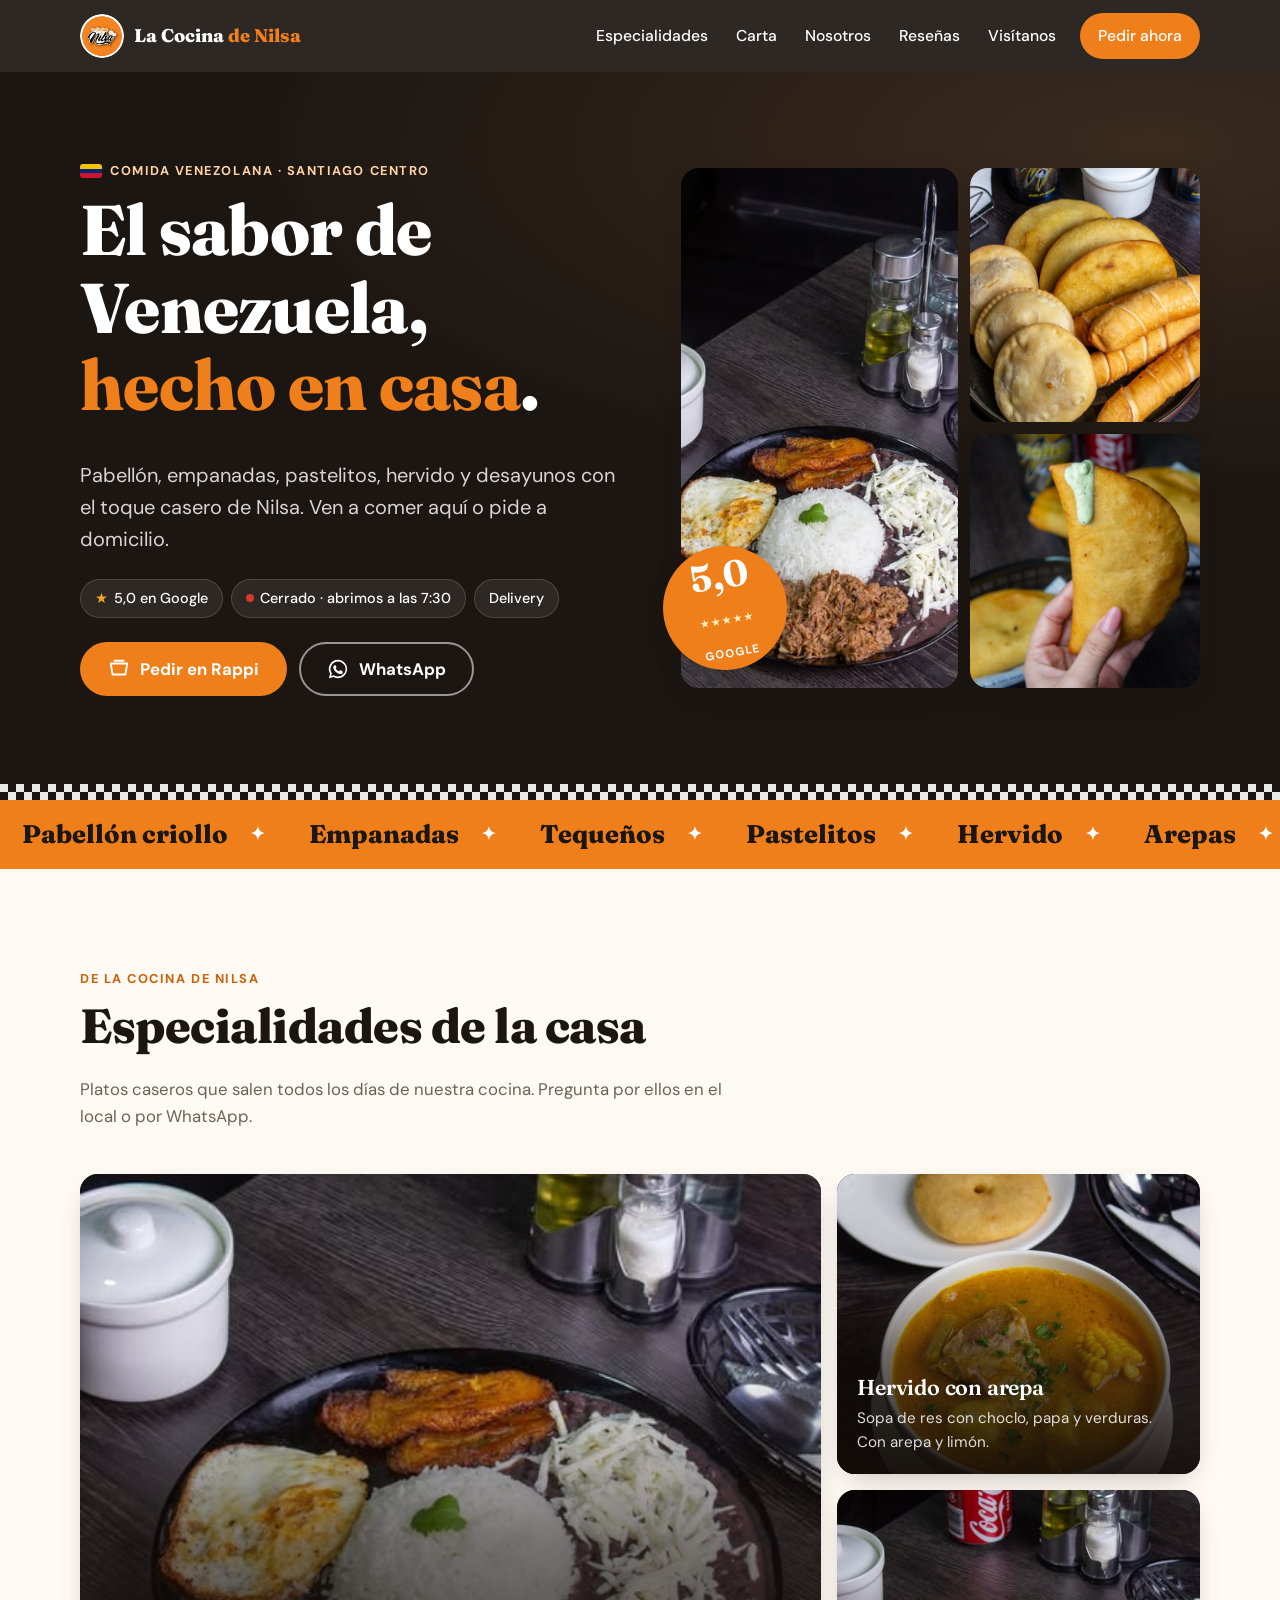
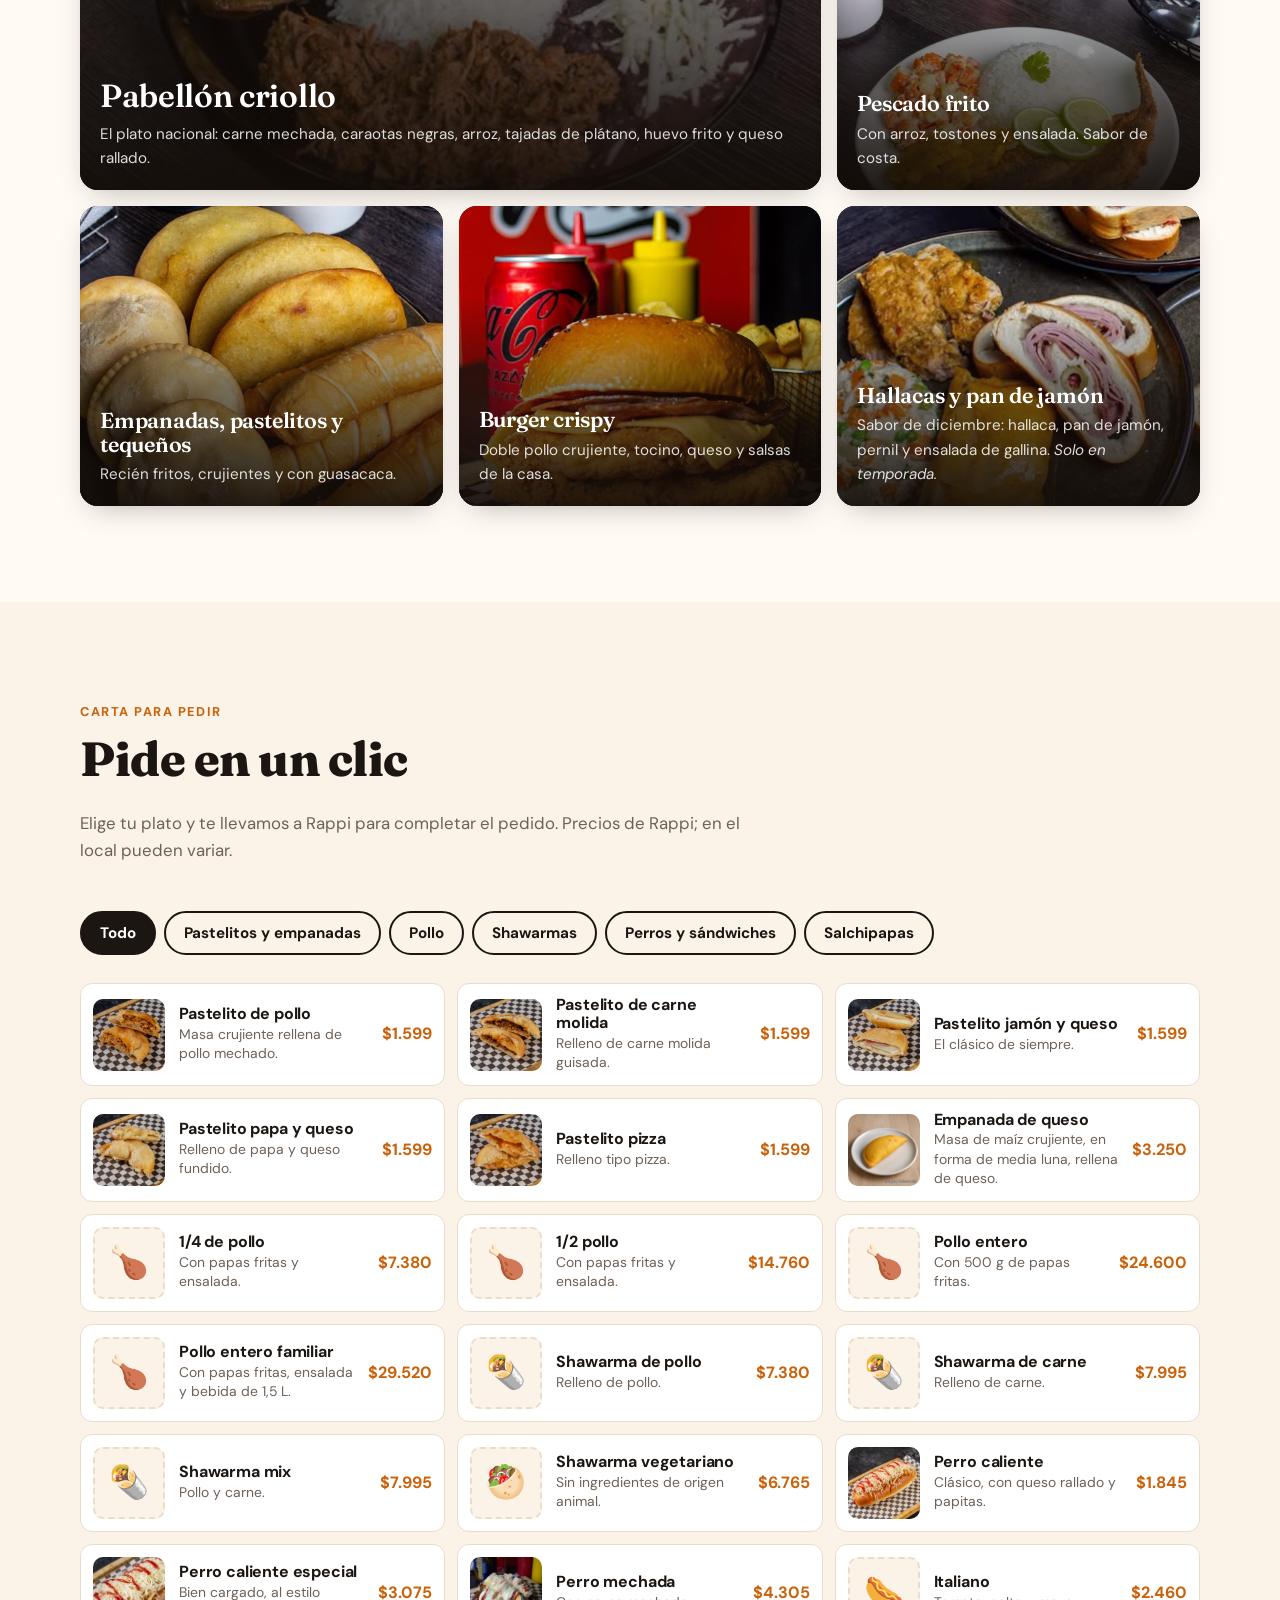
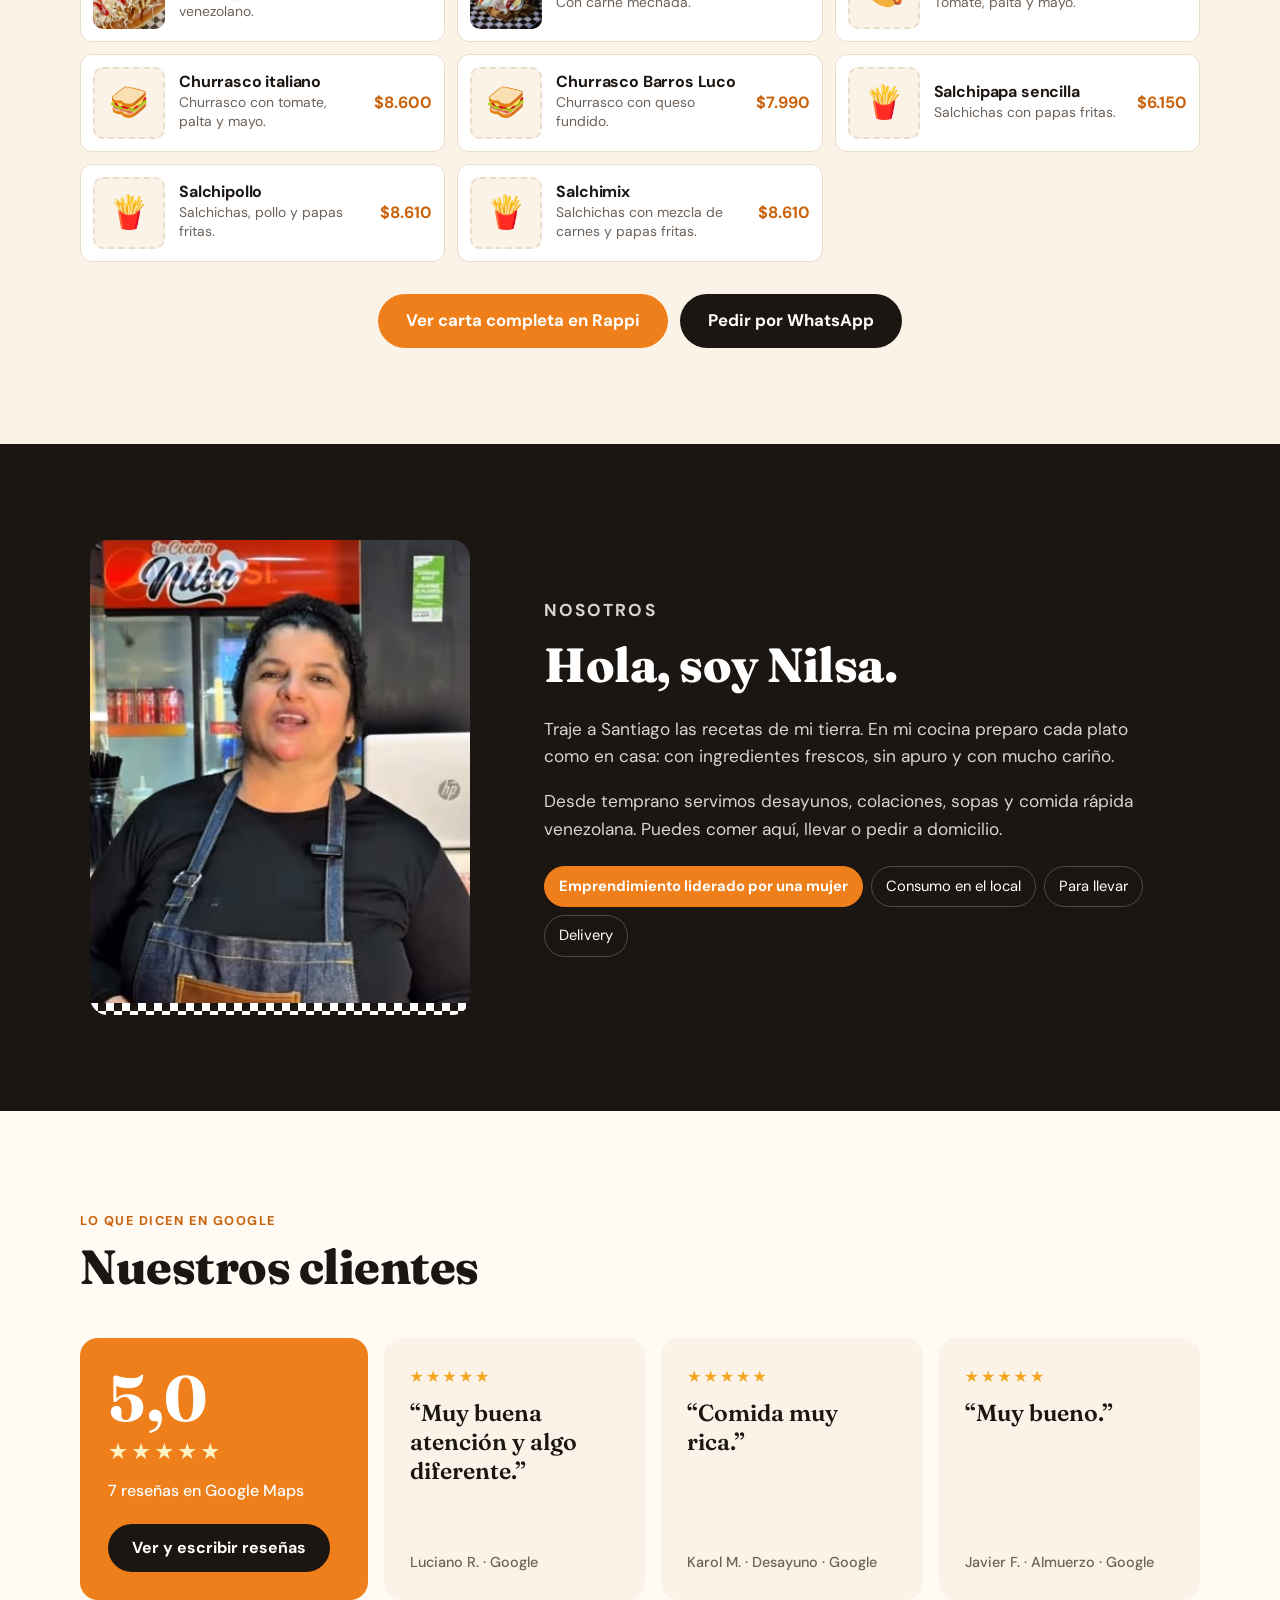
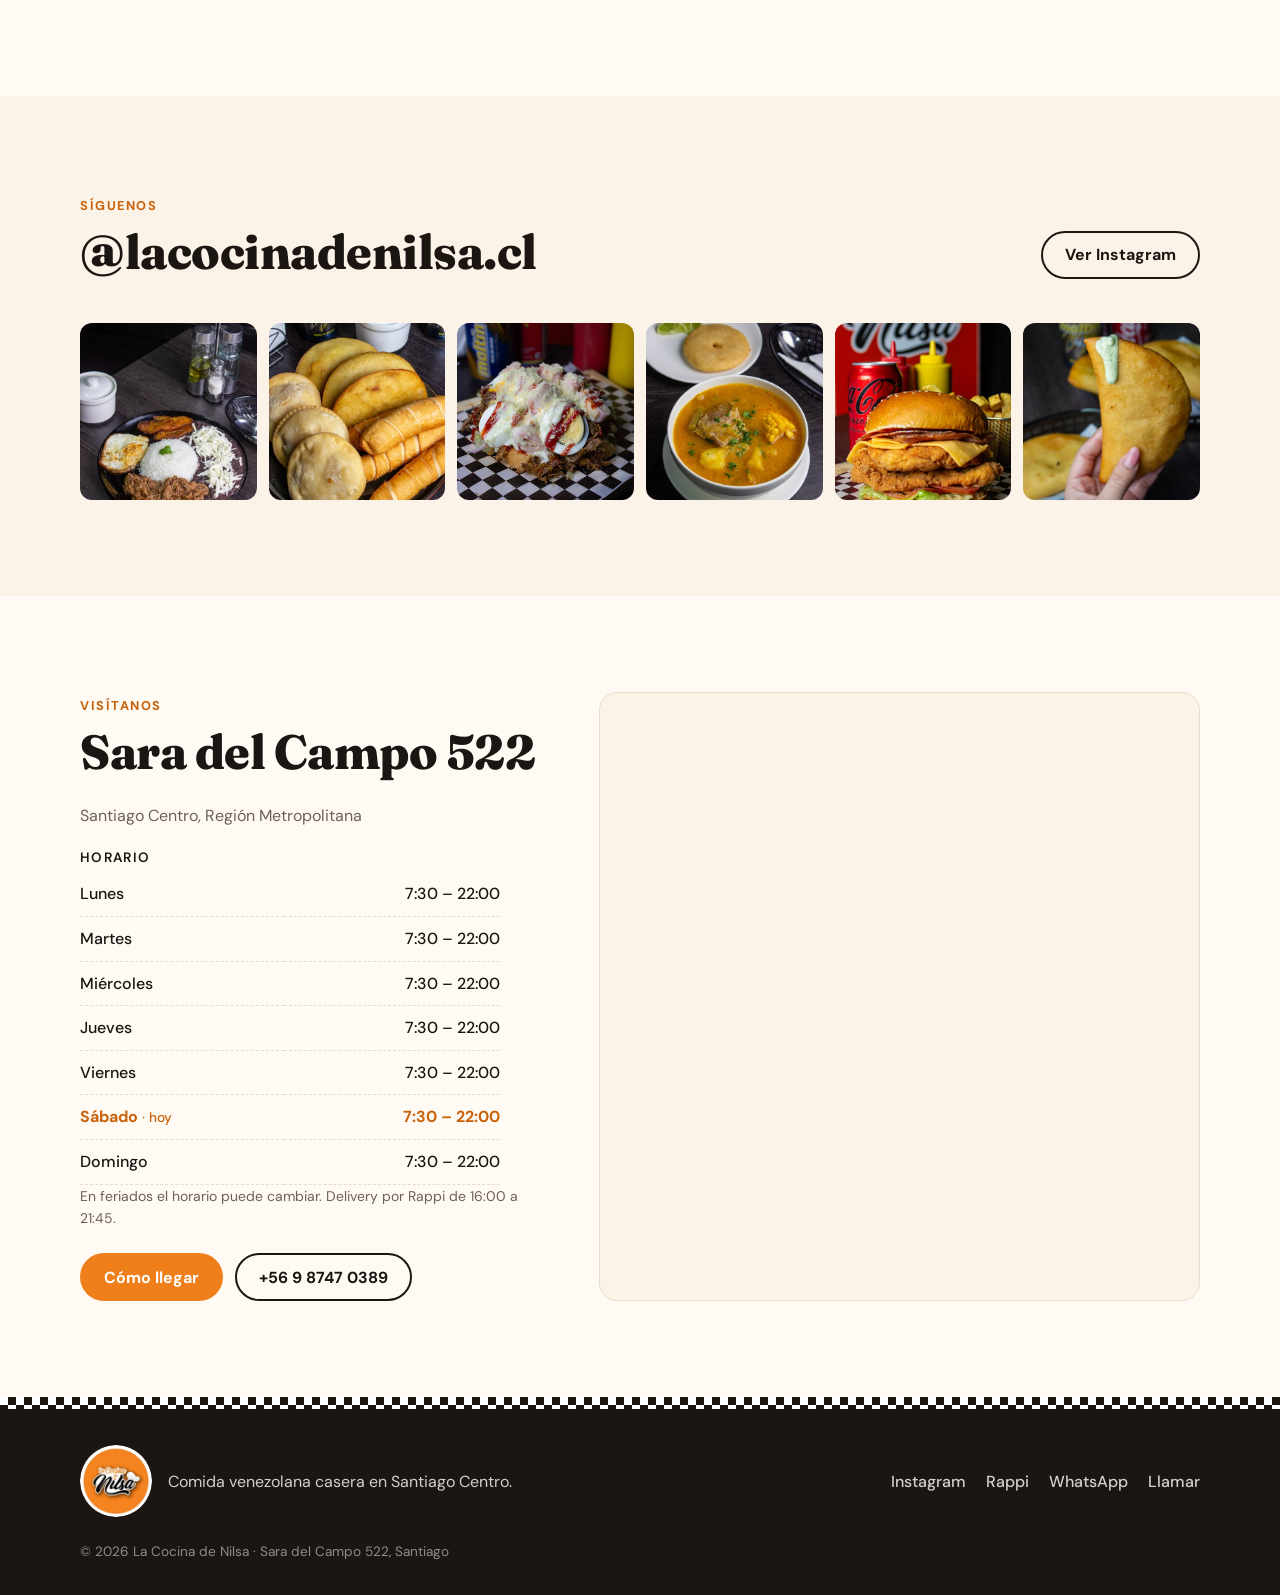
<file: index.html>
<!doctype html>
<html lang="es-CL">
<head>
  <meta charset="utf-8">
  <meta name="viewport" content="width=device-width, initial-scale=1, viewport-fit=cover">
  <title>La Cocina de Nilsa · Comida venezolana en Santiago Centro</title>
  <meta name="description" content="Comida venezolana casera en Sara del Campo 522, Santiago Centro. Pabellón, empanadas, pastelitos, hervido, shawarmas y más. Delivery por Rappi y WhatsApp. Abierto todos los días.">
  <meta name="theme-color" content="#1c1612">
  <link rel="icon" type="image/png" href="img/favicon.png">
  <link rel="apple-touch-icon" href="img/apple-touch-icon.png">

  <meta property="og:type" content="restaurant">
  <meta property="og:title" content="La Cocina de Nilsa · Sabor venezolano en Santiago">
  <meta property="og:description" content="Comida venezolana casera. Pide por Rappi o WhatsApp, o visítanos en Sara del Campo 522.">
  <meta property="og:image" content="img/ig/pabellon.jpg">
  <meta property="og:locale" content="es_CL">

  <link rel="preconnect" href="https://fonts.googleapis.com">
  <link rel="preconnect" href="https://fonts.gstatic.com" crossorigin>
  <link href="https://fonts.googleapis.com/css2?family=Fraunces:opsz,wght@9..144,600;9..144,800&family=DM+Sans:wght@400;500;700&display=swap" rel="stylesheet">
  <link rel="stylesheet" href="css/styles.css">

  <script type="application/ld+json">
  {
    "@context": "https://schema.org",
    "@type": "Restaurant",
    "name": "La Cocina de Nilsa",
    "image": "img/ig/pabellon.jpg",
    "servesCuisine": ["Venezolana", "Comida rápida"],
    "priceRange": "$5.000 - $10.000",
    "telephone": "+56987470389",
    "address": {
      "@type": "PostalAddress",
      "streetAddress": "Sara del Campo 522",
      "addressLocality": "Santiago",
      "addressRegion": "Región Metropolitana",
      "postalCode": "8330124",
      "addressCountry": "CL"
    },
    "geo": { "@type": "GeoCoordinates", "latitude": -33.4445444, "longitude": -70.6433669 },
    "openingHoursSpecification": [{
      "@type": "OpeningHoursSpecification",
      "dayOfWeek": ["Monday","Tuesday","Wednesday","Thursday","Friday","Saturday","Sunday"],
      "opens": "07:30", "closes": "22:00"
    }],
    "aggregateRating": { "@type": "AggregateRating", "ratingValue": "5.0", "reviewCount": "7" },
    "sameAs": [
      "https://www.instagram.com/lacocinadenilsa.cl/",
      "https://www.rappi.cl/restaurantes/900112698-la-cocina-de-nilsa"
    ]
  }
  </script>
</head>
<body>
  <a class="skip" href="#carta">Saltar a la carta</a>

  <!-- ============ HEADER ============ -->
  <header class="header" id="top">
    <div class="wrap header__inner">
      <a href="#top" class="brand" aria-label="La Cocina de Nilsa, inicio">
        <img src="img/rappi/logo.webp" alt="" width="48" height="48">
        <span class="brand__name">La Cocina <em>de Nilsa</em></span>
      </a>

      <button class="nav-toggle" aria-expanded="false" aria-controls="nav" aria-label="Abrir menú">
        <span></span><span></span><span></span>
      </button>

      <nav class="nav" id="nav" aria-label="Principal">
        <a href="#especialidades">Especialidades</a>
        <a href="#carta">Carta</a>
        <a href="#nosotros">Nosotros</a>
        <a href="#resenas">Reseñas</a>
        <a href="#visitanos">Visítanos</a>
        <a class="btn btn--sm btn--orange nav__cta" href="https://www.rappi.cl/restaurantes/900112698-la-cocina-de-nilsa" target="_blank" rel="noopener">Pedir ahora</a>
      </nav>
    </div>
  </header>

  <main>
    <!-- ============ HERO ============ -->
    <section class="hero">
      <div class="wrap hero__grid">
        <div class="hero__copy">
          <p class="eyebrow"><span class="flag" aria-hidden="true"></span> Comida venezolana · Santiago Centro</p>
          <h1>El sabor de Venezuela, <span class="hl">hecho en casa</span>.</h1>
          <p class="lead">Pabellón, empanadas, pastelitos, hervido y desayunos con el toque casero de Nilsa. Ven a comer aquí o pide a domicilio.</p>

          <ul class="badges" aria-label="Datos destacados">
            <li class="badge badge--star"><span aria-hidden="true">★</span> 5,0 en Google</li>
            <li class="badge" id="open-badge" data-state="unknown">Abierto todos los días · 7:30 a 22:00</li>
            <li class="badge">Delivery</li>
          </ul>

          <div class="cta-row">
            <a class="btn btn--orange btn--lg" href="https://www.rappi.cl/restaurantes/900112698-la-cocina-de-nilsa" target="_blank" rel="noopener">
              <svg aria-hidden="true" viewBox="0 0 24 24"><path d="M3 6h18l-2 12H5L3 6zm4-3h10" fill="none" stroke="currentColor" stroke-width="2" stroke-linecap="round" stroke-linejoin="round"/></svg>
              Pedir en Rappi
            </a>
            <a class="btn btn--ghost btn--lg js-wa" href="https://wa.me/56987470389?text=Hola%20Nilsa!%20Quiero%20hacer%20un%20pedido%20%F0%9F%98%8B" target="_blank" rel="noopener">
              <svg aria-hidden="true" viewBox="0 0 24 24"><path fill="currentColor" d="M12 2a10 10 0 0 0-8.6 15.1L2 22l5-1.3A10 10 0 1 0 12 2zm0 18.2a8.2 8.2 0 0 1-4.2-1.2l-.3-.2-3 .8.8-2.9-.2-.3A8.2 8.2 0 1 1 12 20.2zm4.5-6.1c-.2-.1-1.5-.7-1.7-.8-.2-.1-.4-.1-.6.1l-.8 1c-.1.2-.3.2-.5.1a6.7 6.7 0 0 1-3.3-2.9c-.2-.4.2-.4.7-1.2.1-.2 0-.3 0-.4l-.8-1.8c-.2-.5-.4-.4-.6-.4h-.5a1 1 0 0 0-.7.3 3 3 0 0 0-.9 2.2c0 1.3.9 2.5 1 2.7.1.2 1.8 2.8 4.4 3.9 1.6.7 2.3.8 3.1.6.5-.1 1.5-.6 1.7-1.2.2-.6.2-1.1.2-1.2-.1-.1-.3-.2-.5-.3z"/></svg>
              WhatsApp
            </a>
          </div>
        </div>

        <div class="hero__media" aria-hidden="true">
          <figure class="tile tile--a"><img src="img/ig/pabellon.jpg" alt="" width="480" height="640" fetchpriority="high"></figure>
          <figure class="tile tile--b"><img src="img/ig/fritos.jpg" alt="" width="480" height="640"></figure>
          <figure class="tile tile--c"><img src="img/ig/empanada-guasacaca.jpg" alt="" width="480" height="640"></figure>
          <div class="sticker">
            <strong>5,0</strong>
            <span>★★★★★</span>
            <small>Google</small>
          </div>
        </div>
      </div>
    </section>

    <!-- ============ MARQUEE ============ -->
    <div class="marquee" aria-hidden="true">
      <div class="marquee__track">
        <span>Pabellón criollo</span><span>Empanadas</span><span>Tequeños</span><span>Pastelitos</span><span>Hervido</span><span>Arepas</span><span>Shawarma</span><span>Perros</span><span>Desayunos</span><span>Colaciones</span>
        <span>Pabellón criollo</span><span>Empanadas</span><span>Tequeños</span><span>Pastelitos</span><span>Hervido</span><span>Arepas</span><span>Shawarma</span><span>Perros</span><span>Desayunos</span><span>Colaciones</span>
      </div>
    </div>

    <!-- ============ ESPECIALIDADES ============ -->
    <section class="section" id="especialidades">
      <div class="wrap">
        <header class="section__head">
          <p class="eyebrow">De la cocina de Nilsa</p>
          <h2>Especialidades de la casa</h2>
          <p class="section__sub">Platos caseros que salen todos los días de nuestra cocina. Pregunta por ellos en el local o por WhatsApp.</p>
        </header>

        <div class="dishes">
          <article class="dish dish--wide">
            <img src="img/ig/pabellon.jpg" alt="Pabellón criollo: arroz, caraotas, carne mechada, tajadas, huevo frito y queso" loading="lazy" width="480" height="640">
            <div class="dish__body">
              <h3>Pabellón criollo</h3>
              <p>El plato nacional: carne mechada, caraotas negras, arroz, tajadas de plátano, huevo frito y queso rallado.</p>
            </div>
          </article>
          <article class="dish">
            <img src="img/ig/hervido.jpg" alt="Hervido de res con choclo y papa, acompañado de arepa" loading="lazy" width="480" height="640">
            <div class="dish__body">
              <h3>Hervido con arepa</h3>
              <p>Sopa de res con choclo, papa y verduras. Con arepa y limón.</p>
            </div>
          </article>
          <article class="dish">
            <img src="img/ig/pescado-frito.jpg" alt="Pescado frito con arroz, tostones y ensalada" loading="lazy" width="480" height="640">
            <div class="dish__body">
              <h3>Pescado frito</h3>
              <p>Con arroz, tostones y ensalada. Sabor de costa.</p>
            </div>
          </article>
          <article class="dish">
            <img src="img/ig/fritos.jpg" alt="Bandeja de empanadas, pastelitos y tequeños" loading="lazy" width="480" height="640">
            <div class="dish__body">
              <h3>Empanadas, pastelitos y tequeños</h3>
              <p>Recién fritos, crujientes y con guasacaca.</p>
            </div>
          </article>
          <article class="dish">
            <img src="img/ig/burger-pollo.jpg" alt="Hamburguesa de pollo crispy con tocino y queso" loading="lazy" width="512" height="640">
            <div class="dish__body">
              <h3>Burger crispy</h3>
              <p>Doble pollo crujiente, tocino, queso y salsas de la casa.</p>
            </div>
          </article>
          <article class="dish">
            <img src="img/ig/navidad.jpg" alt="Hallaca, pan de jamón, pernil y ensalada de gallina" loading="lazy" width="361" height="640">
            <div class="dish__body">
              <h3>Hallacas y pan de jamón</h3>
              <p>Sabor de diciembre: hallaca, pan de jamón, pernil y ensalada de gallina. <em>Solo en temporada.</em></p>
            </div>
          </article>
        </div>
      </div>
    </section>

    <!-- ============ CARTA (Rappi) ============ -->
    <section class="section section--cream" id="carta">
      <div class="wrap">
        <header class="section__head">
          <p class="eyebrow">Carta para pedir</p>
          <h2>Pide en un clic</h2>
          <p class="section__sub">Elige tu plato y te llevamos a Rappi para completar el pedido. Precios de Rappi; en el local pueden variar.</p>
        </header>

        <div class="tabs" role="tablist" aria-label="Categorías de la carta">
          <button role="tab" aria-selected="true" data-filter="all">Todo</button>
          <button role="tab" aria-selected="false" data-filter="fritos">Pastelitos y empanadas</button>
          <button role="tab" aria-selected="false" data-filter="pollo">Pollo</button>
          <button role="tab" aria-selected="false" data-filter="shawarma">Shawarmas</button>
          <button role="tab" aria-selected="false" data-filter="perros">Perros y sándwiches</button>
          <button role="tab" aria-selected="false" data-filter="salchi">Salchipapas</button>
        </div>

        <ul class="menu" id="menu">
          <!-- Pastelitos y empanadas -->
          <li class="item" data-cat="fritos">
            <img src="img/rappi/pastelito-pollo.webp" alt="" loading="lazy" width="96" height="96">
            <div class="item__txt"><h3>Pastelito de pollo</h3><p>Masa crujiente rellena de pollo mechado.</p></div>
            <span class="item__price">$1.599</span>
          </li>
          <li class="item" data-cat="fritos">
            <img src="img/rappi/pastelito-carne.webp" alt="" loading="lazy" width="96" height="96">
            <div class="item__txt"><h3>Pastelito de carne molida</h3><p>Relleno de carne molida guisada.</p></div>
            <span class="item__price">$1.599</span>
          </li>
          <li class="item" data-cat="fritos">
            <img src="img/rappi/pastelito-jamon-queso.webp" alt="" loading="lazy" width="96" height="96">
            <div class="item__txt"><h3>Pastelito jamón y queso</h3><p>El clásico de siempre.</p></div>
            <span class="item__price">$1.599</span>
          </li>
          <li class="item" data-cat="fritos">
            <img src="img/rappi/pastelito-papa-queso.webp" alt="" loading="lazy" width="96" height="96">
            <div class="item__txt"><h3>Pastelito papa y queso</h3><p>Relleno de papa y queso fundido.</p></div>
            <span class="item__price">$1.599</span>
          </li>
          <li class="item" data-cat="fritos">
            <img src="img/rappi/pastelito-pizza.webp" alt="" loading="lazy" width="96" height="96">
            <div class="item__txt"><h3>Pastelito pizza</h3><p>Relleno tipo pizza.</p></div>
            <span class="item__price">$1.599</span>
          </li>
          <li class="item" data-cat="fritos">
            <img src="img/rappi/empanada-queso.webp" alt="" loading="lazy" width="96" height="96">
            <div class="item__txt"><h3>Empanada de queso</h3><p>Masa de maíz crujiente, en forma de media luna, rellena de queso.</p></div>
            <span class="item__price">$3.250</span>
          </li>

          <!-- Pollo -->
          <li class="item" data-cat="pollo">
            <div class="item__ph" aria-hidden="true">🍗</div>
            <div class="item__txt"><h3>1/4 de pollo</h3><p>Con papas fritas y ensalada.</p></div>
            <span class="item__price">$7.380</span>
          </li>
          <li class="item" data-cat="pollo">
            <div class="item__ph" aria-hidden="true">🍗</div>
            <div class="item__txt"><h3>1/2 pollo</h3><p>Con papas fritas y ensalada.</p></div>
            <span class="item__price">$14.760</span>
          </li>
          <li class="item" data-cat="pollo">
            <div class="item__ph" aria-hidden="true">🍗</div>
            <div class="item__txt"><h3>Pollo entero</h3><p>Con 500 g de papas fritas.</p></div>
            <span class="item__price">$24.600</span>
          </li>
          <li class="item" data-cat="pollo">
            <div class="item__ph" aria-hidden="true">🍗</div>
            <div class="item__txt"><h3>Pollo entero familiar</h3><p>Con papas fritas, ensalada y bebida de 1,5 L.</p></div>
            <span class="item__price">$29.520</span>
          </li>

          <!-- Shawarma -->
          <li class="item" data-cat="shawarma">
            <div class="item__ph" aria-hidden="true">🌯</div>
            <div class="item__txt"><h3>Shawarma de pollo</h3><p>Relleno de pollo.</p></div>
            <span class="item__price">$7.380</span>
          </li>
          <li class="item" data-cat="shawarma">
            <div class="item__ph" aria-hidden="true">🌯</div>
            <div class="item__txt"><h3>Shawarma de carne</h3><p>Relleno de carne.</p></div>
            <span class="item__price">$7.995</span>
          </li>
          <li class="item" data-cat="shawarma">
            <div class="item__ph" aria-hidden="true">🌯</div>
            <div class="item__txt"><h3>Shawarma mix</h3><p>Pollo y carne.</p></div>
            <span class="item__price">$7.995</span>
          </li>
          <li class="item" data-cat="shawarma">
            <div class="item__ph" aria-hidden="true">🥙</div>
            <div class="item__txt"><h3>Shawarma vegetariano</h3><p>Sin ingredientes de origen animal.</p></div>
            <span class="item__price">$6.765</span>
          </li>

          <!-- Perros y sándwiches -->
          <li class="item" data-cat="perros">
            <img src="img/rappi/perro-caliente.webp" alt="" loading="lazy" width="96" height="96">
            <div class="item__txt"><h3>Perro caliente</h3><p>Clásico, con queso rallado y papitas.</p></div>
            <span class="item__price">$1.845</span>
          </li>
          <li class="item" data-cat="perros">
            <img src="img/rappi/cover.webp" alt="" loading="lazy" width="96" height="96">
            <div class="item__txt"><h3>Perro caliente especial</h3><p>Bien cargado, al estilo venezolano.</p></div>
            <span class="item__price">$3.075</span>
          </li>
          <li class="item" data-cat="perros">
            <img src="img/ig/perro-mechada.jpg" alt="" loading="lazy" width="96" height="96">
            <div class="item__txt"><h3>Perro mechada</h3><p>Con carne mechada.</p></div>
            <span class="item__price">$4.305</span>
          </li>
          <li class="item" data-cat="perros">
            <div class="item__ph" aria-hidden="true">🌭</div>
            <div class="item__txt"><h3>Italiano</h3><p>Tomate, palta y mayo.</p></div>
            <span class="item__price">$2.460</span>
          </li>
          <li class="item" data-cat="perros">
            <div class="item__ph" aria-hidden="true">🥪</div>
            <div class="item__txt"><h3>Churrasco italiano</h3><p>Churrasco con tomate, palta y mayo.</p></div>
            <span class="item__price">$8.600</span>
          </li>
          <li class="item" data-cat="perros">
            <div class="item__ph" aria-hidden="true">🥪</div>
            <div class="item__txt"><h3>Churrasco Barros Luco</h3><p>Churrasco con queso fundido.</p></div>
            <span class="item__price">$7.990</span>
          </li>

          <!-- Salchipapas -->
          <li class="item" data-cat="salchi">
            <div class="item__ph" aria-hidden="true">🍟</div>
            <div class="item__txt"><h3>Salchipapa sencilla</h3><p>Salchichas con papas fritas.</p></div>
            <span class="item__price">$6.150</span>
          </li>
          <li class="item" data-cat="salchi">
            <div class="item__ph" aria-hidden="true">🍟</div>
            <div class="item__txt"><h3>Salchipollo</h3><p>Salchichas, pollo y papas fritas.</p></div>
            <span class="item__price">$8.610</span>
          </li>
          <li class="item" data-cat="salchi">
            <div class="item__ph" aria-hidden="true">🍟</div>
            <div class="item__txt"><h3>Salchimix</h3><p>Salchichas con mezcla de carnes y papas fritas.</p></div>
            <span class="item__price">$8.610</span>
          </li>
        </ul>

        <div class="menu__cta">
          <a class="btn btn--orange btn--lg" href="https://www.rappi.cl/restaurantes/900112698-la-cocina-de-nilsa" target="_blank" rel="noopener">Ver carta completa en Rappi</a>
          <a class="btn btn--dark btn--lg js-wa" href="https://wa.me/56987470389?text=Hola%20Nilsa!%20Quiero%20hacer%20un%20pedido%20%F0%9F%98%8B" target="_blank" rel="noopener">Pedir por WhatsApp</a>
        </div>
      </div>
    </section>

    <!-- ============ NOSOTROS ============ -->
    <section class="section section--dark" id="nosotros">
      <div class="wrap about">
        <figure class="about__photo">
          <img src="img/ig/nilsa.jpg" alt="Nilsa en su local, con una canasta de empanadas" loading="lazy" width="361" height="640">
        </figure>
        <div class="about__copy">
          <p class="eyebrow eyebrow--light">Nosotros</p>
          <h2>Hola, soy Nilsa.</h2>
          <p>Traje a Santiago las recetas de mi tierra. En mi cocina preparo cada plato como en casa: con ingredientes frescos, sin apuro y con mucho cariño.</p>
          <p>Desde temprano servimos desayunos, colaciones, sopas y comida rápida venezolana. Puedes comer aquí, llevar o pedir a domicilio.</p>
          <ul class="pills">
            <li>Emprendimiento liderado por una mujer</li>
            <li>Consumo en el local</li>
            <li>Para llevar</li>
            <li>Delivery</li>
          </ul>
        </div>
      </div>
    </section>

    <!-- ============ RESEÑAS ============ -->
    <section class="section" id="resenas">
      <div class="wrap">
        <header class="section__head">
          <p class="eyebrow">Lo que dicen en Google</p>
          <h2>Nuestros clientes</h2>
        </header>

        <div class="reviews">
          <div class="score">
            <strong>5,0</strong>
            <span class="stars" aria-label="5 de 5 estrellas">★★★★★</span>
            <p>7 reseñas en Google Maps</p>
            <a class="btn btn--dark" href="https://www.google.com/maps/place/La+Cocina+de+Nilsa/@-33.4445444,-70.6433669,17z/data=!4m8!3m7!1s0x9662c5058092c517:0xbaeb4a996ad09a50!8m2!3d-33.4445444!4d-70.6433669!9m1!1b1!16s%2Fg%2F11njxhy4sr" target="_blank" rel="noopener">Ver y escribir reseñas</a>
          </div>

          <blockquote class="review">
            <span class="stars" aria-label="5 estrellas">★★★★★</span>
            <p>“Muy buena atención y algo diferente.”</p>
            <footer>Luciano R. · Google</footer>
          </blockquote>
          <blockquote class="review">
            <span class="stars" aria-label="5 estrellas">★★★★★</span>
            <p>“Comida muy rica.”</p>
            <footer>Karol M. · Desayuno · Google</footer>
          </blockquote>
          <blockquote class="review">
            <span class="stars" aria-label="5 estrellas">★★★★★</span>
            <p>“Muy bueno.”</p>
            <footer>Javier F. · Almuerzo · Google</footer>
          </blockquote>
        </div>
      </div>
    </section>

    <!-- ============ INSTAGRAM ============ -->
    <section class="section section--cream section--tight" id="instagram">
      <div class="wrap">
        <header class="section__head section__head--row">
          <div>
            <p class="eyebrow">Síguenos</p>
            <h2>@lacocinadenilsa.cl</h2>
          </div>
          <a class="btn btn--ghost-dark" href="https://www.instagram.com/lacocinadenilsa.cl/" target="_blank" rel="noopener">Ver Instagram</a>
        </header>

        <div class="ig">
          <a href="https://www.instagram.com/p/DMS5hpBs5xa/" target="_blank" rel="noopener"><img src="img/ig/pabellon.jpg" alt="Pabellón criollo" loading="lazy" width="480" height="640"></a>
          <a href="https://www.instagram.com/p/DQaByAZEugo/" target="_blank" rel="noopener"><img src="img/ig/fritos.jpg" alt="Empanadas, pastelitos y tequeños" loading="lazy" width="480" height="640"></a>
          <a href="https://www.instagram.com/p/DPpDiNbEiqG/" target="_blank" rel="noopener"><img src="img/ig/perro-mechada.jpg" alt="Perro con mechada, huevo y jamón" loading="lazy" width="640" height="640"></a>
          <a href="https://www.instagram.com/p/DMVQoYzM5vc/" target="_blank" rel="noopener"><img src="img/ig/hervido.jpg" alt="Hervido con arepa" loading="lazy" width="480" height="640"></a>
          <a href="https://www.instagram.com/p/DOjKoeFjxWg/" target="_blank" rel="noopener"><img src="img/ig/burger-pollo.jpg" alt="Burger de pollo crispy" loading="lazy" width="512" height="640"></a>
          <a href="https://www.instagram.com/p/DPv50hgjVGm/" target="_blank" rel="noopener"><img src="img/ig/empanada-guasacaca.jpg" alt="Empanada con guasacaca" loading="lazy" width="480" height="640"></a>
        </div>
      </div>
    </section>

    <!-- ============ VISÍTANOS ============ -->
    <section class="section" id="visitanos">
      <div class="wrap visit">
        <div class="visit__info">
          <p class="eyebrow">Visítanos</p>
          <h2>Sara del Campo 522</h2>
          <p class="muted">Santiago Centro, Región Metropolitana</p>

          <h3 class="h-small">Horario</h3>
          <table class="hours" id="hours">
            <tbody>
              <tr data-day="1"><th>Lunes</th><td>7:30 – 22:00</td></tr>
              <tr data-day="2"><th>Martes</th><td>7:30 – 22:00</td></tr>
              <tr data-day="3"><th>Miércoles</th><td>7:30 – 22:00</td></tr>
              <tr data-day="4"><th>Jueves</th><td>7:30 – 22:00</td></tr>
              <tr data-day="5"><th>Viernes</th><td>7:30 – 22:00</td></tr>
              <tr data-day="6"><th>Sábado</th><td>7:30 – 22:00</td></tr>
              <tr data-day="0"><th>Domingo</th><td>7:30 – 22:00</td></tr>
            </tbody>
          </table>
          <p class="muted small">En feriados el horario puede cambiar. Delivery por Rappi de 16:00 a 21:45.</p>

          <div class="cta-row">
            <a class="btn btn--orange" href="https://www.google.com/maps/dir/?api=1&destination=La+Cocina+de+Nilsa,+Sara+del+Campo+522,+Santiago" target="_blank" rel="noopener">Cómo llegar</a>
            <a class="btn btn--ghost-dark" href="tel:+56987470389">+56 9 8747 0389</a>
          </div>
        </div>

        <div class="visit__map">
          <iframe title="Mapa: La Cocina de Nilsa, Sara del Campo 522, Santiago" src="https://www.google.com/maps?q=La+Cocina+de+Nilsa,+Sara+del+Campo+522,+Santiago,+Chile&z=16&output=embed" loading="lazy" referrerpolicy="no-referrer-when-downgrade" allowfullscreen></iframe>
        </div>
      </div>
    </section>
  </main>

  <!-- ============ FOOTER ============ -->
  <footer class="footer">
    <div class="wrap footer__inner">
      <div class="footer__brand">
        <img src="img/rappi/logo.webp" alt="La Cocina de Nilsa" width="72" height="72" loading="lazy">
        <p>Comida venezolana casera en Santiago Centro.</p>
      </div>
      <ul class="footer__links">
        <li><a href="https://www.instagram.com/lacocinadenilsa.cl/" target="_blank" rel="noopener">Instagram</a></li>
        <li><a href="https://www.rappi.cl/restaurantes/900112698-la-cocina-de-nilsa" target="_blank" rel="noopener">Rappi</a></li>
        <li><a class="js-wa" href="https://wa.me/56987470389" target="_blank" rel="noopener">WhatsApp</a></li>
        <li><a href="tel:+56987470389">Llamar</a></li>
      </ul>
      <p class="footer__copy">© <span id="year">2026</span> La Cocina de Nilsa · Sara del Campo 522, Santiago</p>
    </div>
  </footer>

  <!-- Barra de pedido fija (solo móvil) -->
  <nav class="orderbar" aria-label="Pedir">
    <a href="https://www.rappi.cl/restaurantes/900112698-la-cocina-de-nilsa" target="_blank" rel="noopener" class="orderbar__main">Pedir en Rappi</a>
    <a href="https://wa.me/56987470389?text=Hola%20Nilsa!%20Quiero%20hacer%20un%20pedido%20%F0%9F%98%8B" target="_blank" rel="noopener" aria-label="Pedir por WhatsApp" class="js-wa">
      <svg aria-hidden="true" viewBox="0 0 24 24"><path fill="currentColor" d="M12 2a10 10 0 0 0-8.6 15.1L2 22l5-1.3A10 10 0 1 0 12 2zm0 18.2a8.2 8.2 0 0 1-4.2-1.2l-.3-.2-3 .8.8-2.9-.2-.3A8.2 8.2 0 1 1 12 20.2z"/></svg>
    </a>
    <a href="tel:+56987470389" aria-label="Llamar">
      <svg aria-hidden="true" viewBox="0 0 24 24"><path fill="currentColor" d="M6.6 10.8a15 15 0 0 0 6.6 6.6l2.2-2.2c.3-.3.7-.4 1-.2 1.1.4 2.3.6 3.6.6.6 0 1 .4 1 1V20c0 .6-.4 1-1 1A17 17 0 0 1 3 4c0-.6.4-1 1-1h3.5c.6 0 1 .4 1 1 0 1.3.2 2.5.6 3.6.1.3 0 .7-.2 1l-2.3 2.2z"/></svg>
    </a>
  </nav>

  <script src="js/main.js" defer></script>
</body>
</html>
</file>
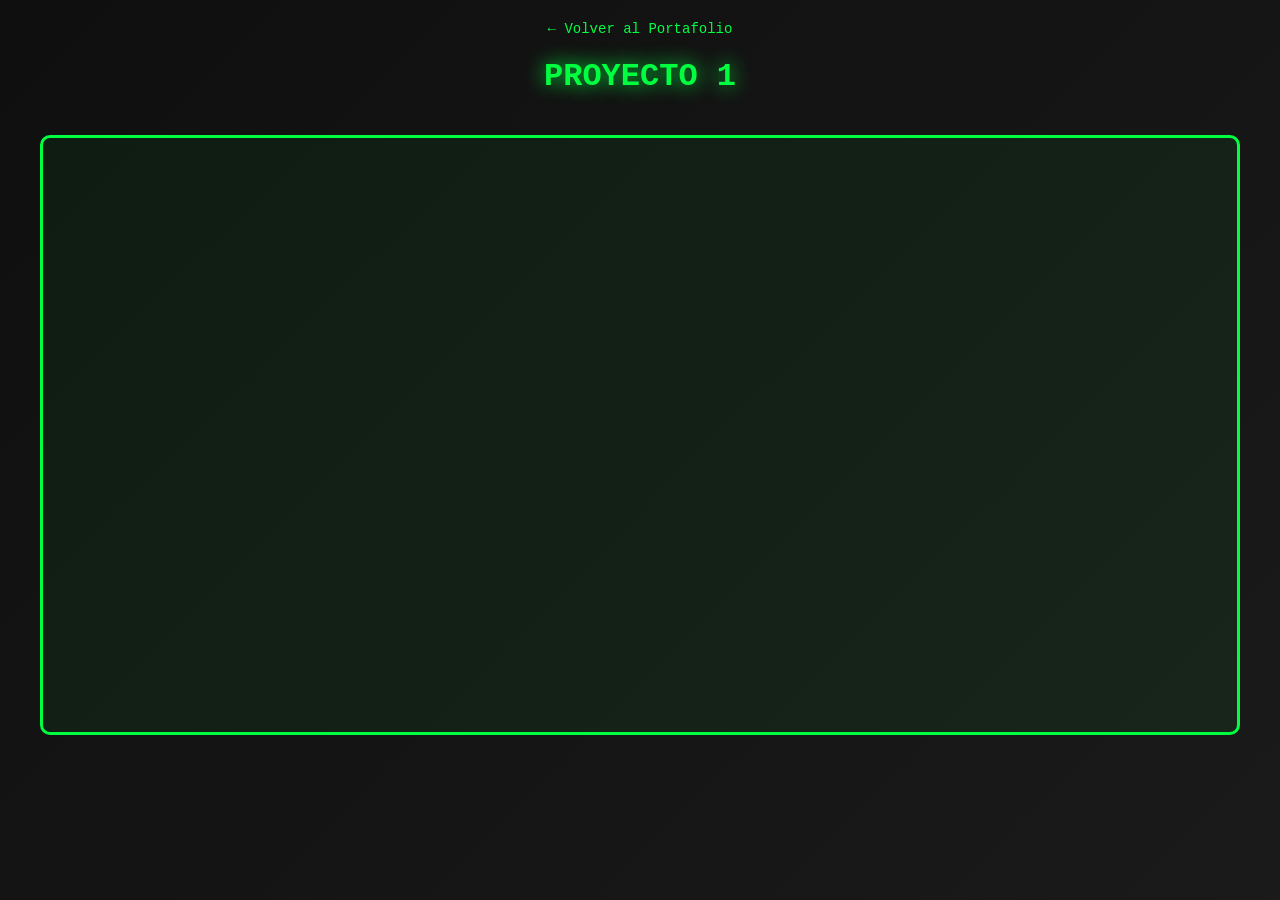
<file: projects/proyecto1.html>
<!DOCTYPE html>
<html lang="es">
<head>
    <meta charset="UTF-8">
    <meta name="viewport" content="width=device-width, initial-scale=1.0">
    <title>Proyecto 1</title>
    <style>
        * {
            margin: 0;
            padding: 0;
            box-sizing: border-box;
        }

        body {
            background: linear-gradient(135deg, #0f0f0f 0%, #1a1a1a 100%);
            font-family: 'Courier New', Courier, monospace;
            color: #00ff41;
            min-height: 100vh;
            padding: 20px;
        }

        .container {
            max-width: 1200px;
            margin: 0 auto;
        }

        .header {
            text-align: center;
            margin-bottom: 40px;
        }

        .header a {
            color: #00ff41;
            text-decoration: none;
            font-size: 14px;
            transition: text-shadow 0.2s ease;
        }

        .header a:hover {
            text-shadow: 0 0 10px #00ff41;
        }

        .content {
            background: rgba(0, 255, 65, 0.05);
            border: 3px solid #00ff41;
            border-radius: 10px;
            padding: 40px;
            min-height: 600px;
        }
    </style>
</head>
<body>
    <div class="container">
        <div class="header">
            <a href="../index.html">← Volver al Portafolio</a>
            <h1 style="margin-top: 20px; text-shadow: 0 0 20px #00ff41;">PROYECTO 1</h1>
        </div>

        <div class="content">
            <!-- AGREGA TU CÓDIGO AQUÍ -->
        </div>
    </div>
</body>
</html>
</file>
<file: css/styles.css>
/* ==========================================================
   La Cocina de Nilsa · estilos
   Mobile-first. Puntos de quiebre: 600px (tablet), 960px (PC).
   ========================================================== */

:root {
  --orange: #ef7f1a;
  --orange-dk: #c9620a;
  --red: #d63a2b;
  --ink: #1c1612;
  --ink-2: #2a221c;
  --cream: #fbf3e8;
  --paper: #fffaf4;
  --muted: #6d6158;
  --line: #eadccb;
  --star: #f5a623;
  --ve-yellow: #f4c300;
  --ve-blue: #00247d;
  --ve-red: #cf142b;

  --radius: 18px;
  --radius-sm: 12px;
  --shadow: 0 10px 30px -12px rgba(28, 22, 18, .35);
  --header-h: 64px;
  --gutter: 16px;

  --f-display: "Fraunces", Georgia, "Times New Roman", serif;
  --f-body: "DM Sans", system-ui, -apple-system, "Segoe UI", Roboto, Arial, sans-serif;

  /* tablero blanco y negro, igual que el papel de sus fotos */
  --checker: repeating-conic-gradient(var(--ink) 0 25%, #fff 0 50%) 0 0 / 16px 16px;
}

@media (min-width: 600px) { :root { --gutter: 28px; --header-h: 72px; } }
@media (min-width: 960px) { :root { --gutter: 40px; } }

/* ---------- base ---------- */
*, *::before, *::after { box-sizing: border-box; }
html {
  -webkit-text-size-adjust: 100%;
  text-size-adjust: 100%;
  scroll-behavior: smooth;
  scroll-padding-top: calc(var(--header-h) + 12px);
}
body {
  margin: 0;
  font-family: var(--f-body);
  font-size: 1rem;
  line-height: 1.6;
  color: var(--ink);
  background: var(--paper);
  -webkit-font-smoothing: antialiased;
  overflow-x: hidden;
  /* espacio para la barra de pedido en móvil */
  padding-bottom: calc(76px + env(safe-area-inset-bottom, 0px));
}
@media (min-width: 960px) { body { padding-bottom: 0; } }

img, svg, iframe { display: block; max-width: 100%; }
img { height: auto; }
a { color: inherit; }
h1, h2, h3 { font-family: var(--f-display); line-height: 1.1; margin: 0 0 .5em; letter-spacing: -.01em; }
h1 { font-size: clamp(2.2rem, 7vw + .5rem, 4.4rem); font-weight: 800; }
h2 { font-size: clamp(1.8rem, 3.5vw + .8rem, 3rem); font-weight: 800; }
h3 { font-size: 1.15rem; font-weight: 600; }
p { margin: 0 0 1em; }
:focus-visible { outline: 3px solid var(--orange); outline-offset: 3px; border-radius: 6px; }

.wrap {
  width: 100%;
  max-width: 1200px;
  margin-inline: auto;
  padding-left: max(var(--gutter), env(safe-area-inset-left, 0px));
  padding-right: max(var(--gutter), env(safe-area-inset-right, 0px));
}

.skip {
  position: absolute; left: -9999px; top: 8px; z-index: 100;
  background: var(--ink); color: #fff; padding: 10px 16px; border-radius: 8px;
}
.skip:focus { left: 8px; }

.eyebrow {
  display: inline-flex; align-items: center; gap: 8px;
  font-size: .8rem; font-weight: 700; letter-spacing: .12em; text-transform: uppercase;
  color: var(--orange-dk); margin-bottom: .8em;
}
.eyebrow--light { color: var(--orange); }
.flag {
  width: 22px; height: 14px; border-radius: 3px; flex: none;
  background: linear-gradient(var(--ve-yellow) 0 33.3%, var(--ve-blue) 0 66.6%, var(--ve-red) 0);
}
.muted { color: var(--muted); }
.small { font-size: .875rem; }
.h-small { font-family: var(--f-body); font-size: .85rem; letter-spacing: .1em; text-transform: uppercase; margin-top: 1.6em; }

/* ---------- botones ---------- */
.btn {
  display: inline-flex; align-items: center; justify-content: center; gap: 10px;
  min-height: 48px; padding: 12px 22px;
  border-radius: 999px; border: 2px solid transparent;
  font: 700 1rem/1.1 var(--f-body); text-decoration: none; text-align: center;
  cursor: pointer; transition: transform .15s ease, background-color .15s ease, color .15s ease;
  -webkit-tap-highlight-color: transparent;
  touch-action: manipulation;
}
.btn svg { width: 22px; height: 22px; flex: none; }
.btn:active { transform: scale(.97); }
.btn--lg { min-height: 54px; padding: 14px 26px; font-size: 1.05rem; }
.btn--sm { min-height: 44px; padding: 8px 18px; font-size: .95rem; }
.btn--orange { background: var(--orange); color: #fff; }
.btn--dark { background: var(--ink); color: #fff; }
.btn--ghost { border-color: rgba(255,255,255,.55); color: #fff; }
.btn--ghost-dark { border-color: var(--ink); color: var(--ink); }
@media (hover: hover) {
  .btn--orange:hover { background: var(--orange-dk); }
  .btn--dark:hover { background: var(--ink-2); }
  .btn--ghost:hover { background: #fff; color: var(--ink); }
  .btn--ghost-dark:hover { background: var(--ink); color: #fff; }
}
.cta-row { display: flex; flex-wrap: wrap; gap: 12px; margin-top: 1.5rem; }
@media (max-width: 420px) { .cta-row .btn { flex: 1 1 100%; } }

/* ---------- header ---------- */
.header {
  position: -webkit-sticky; position: sticky; top: 0; z-index: 50;
  background: rgba(28, 22, 18, .92);
  -webkit-backdrop-filter: saturate(140%) blur(10px);
  backdrop-filter: saturate(140%) blur(10px);
  color: #fff;
  padding-top: env(safe-area-inset-top, 0px);
}
.header__inner { display: flex; align-items: center; justify-content: space-between; height: var(--header-h); gap: 16px; }
.brand { display: flex; align-items: center; gap: 10px; text-decoration: none; }
.brand img { width: 44px; height: 44px; border-radius: 50%; }
.brand__name { font-family: var(--f-display); font-weight: 800; font-size: 1.15rem; line-height: 1; }
.brand__name em { font-style: normal; color: var(--orange); }

.nav-toggle {
  display: inline-flex; flex-direction: column; justify-content: center; gap: 5px;
  width: 48px; height: 48px; padding: 12px; margin-right: -8px;
  background: none; border: 0; cursor: pointer; -webkit-tap-highlight-color: transparent;
}
.nav-toggle span { display: block; height: 2px; background: #fff; border-radius: 2px; transition: transform .2s, opacity .2s; }
.nav-toggle[aria-expanded="true"] span:nth-child(1) { transform: translateY(7px) rotate(45deg); }
.nav-toggle[aria-expanded="true"] span:nth-child(2) { opacity: 0; }
.nav-toggle[aria-expanded="true"] span:nth-child(3) { transform: translateY(-7px) rotate(-45deg); }

.nav {
  position: fixed; left: 0; right: 0;
  top: calc(var(--header-h) + env(safe-area-inset-top, 0px));
  display: flex; flex-direction: column; gap: 4px;
  padding: 12px var(--gutter) 24px;
  background: var(--ink);
  border-top: 1px solid rgba(255,255,255,.08);
  transform: translateY(-110%); visibility: hidden;
  transition: transform .25s ease, visibility .25s;
  max-height: calc(100vh - var(--header-h));
  overflow-y: auto;
}
.nav.is-open { transform: none; visibility: visible; }
.nav a { padding: 14px 4px; font-weight: 500; font-size: 1.1rem; text-decoration: none; border-bottom: 1px solid rgba(255,255,255,.08); }
.nav a.nav__cta { margin-top: 12px; border: 0; padding: 14px 18px; }

@media (min-width: 960px) {
  .nav-toggle { display: none; }
  .nav {
    position: static; flex-direction: row; align-items: center; gap: 4px;
    padding: 0; background: none; border: 0; transform: none; visibility: visible;
    max-height: none; overflow: visible;
  }
  .nav a { border: 0; padding: 10px 12px; font-size: .98rem; border-radius: 999px; }
  .nav a:not(.btn):hover { background: rgba(255,255,255,.08); }
  .nav a.nav__cta { margin: 0 0 0 8px; }
}

/* ---------- hero ---------- */
.hero {
  position: relative;
  background: radial-gradient(120% 80% at 90% 10%, #3a2a1e 0%, var(--ink) 60%);
  color: #fff;
  padding: 40px 0 56px;
  overflow: hidden;
}
.hero::after {
  content: ""; position: absolute; left: 0; right: 0; bottom: 0; height: 16px;
  background: var(--checker); opacity: .9;
}
.hero__grid { display: grid; gap: 40px; align-items: center; }
.hero .eyebrow { color: #ffd2a6; }
.hero h1 .hl { color: var(--orange); white-space: nowrap; }
.lead { font-size: clamp(1.05rem, .6vw + .95rem, 1.25rem); color: rgba(255,255,255,.82); max-width: 34em; }

.badges { list-style: none; padding: 0; margin: 1.5rem 0 0; display: flex; flex-wrap: wrap; gap: 8px; }
.badge {
  display: inline-flex; align-items: center; gap: 6px;
  padding: 7px 14px; border-radius: 999px;
  background: rgba(255,255,255,.08); border: 1px solid rgba(255,255,255,.14);
  font-size: .9rem; font-weight: 500;
}
.badge--star span { color: var(--star); }
#open-badge::before { content: ""; width: 8px; height: 8px; border-radius: 50%; background: #9a8f86; }
#open-badge[data-state="open"]::before { background: #34c759; box-shadow: 0 0 0 4px rgba(52,199,89,.25); }
#open-badge[data-state="closed"]::before { background: var(--red); }

.hero__media {
  position: relative;
  display: grid; grid-template-columns: 1.2fr 1fr; grid-template-rows: 1fr 1fr; gap: 12px;
  aspect-ratio: 1 / 1; max-width: 560px; width: 100%; margin-inline: auto;
}
.tile { margin: 0; border-radius: var(--radius); overflow: hidden; box-shadow: var(--shadow); background: var(--ink-2); }
.tile img { width: 100%; height: 100%; object-fit: cover; }
.tile--a { grid-row: 1 / 3; }
.tile--a img, .dish--wide img { object-position: center 85%; }
.sticker {
  position: absolute; left: -6px; bottom: 18px;
  display: grid; place-items: center; text-align: center;
  width: 104px; height: 104px; border-radius: 50%;
  background: var(--orange); color: #fff; box-shadow: var(--shadow);
  transform: rotate(-10deg); line-height: 1.05;
}
.sticker strong { font-family: var(--f-display); font-size: 1.9rem; }
.sticker span { font-size: .7rem; letter-spacing: 1px; color: #fff3c4; }
.sticker small { font-size: .72rem; font-weight: 700; text-transform: uppercase; letter-spacing: .1em; }

@media (min-width: 600px) {
  .hero { padding: 64px 0 80px; }
  .sticker { width: 124px; height: 124px; left: -18px; }
  .sticker strong { font-size: 2.3rem; }
}
@media (min-width: 960px) {
  .hero { padding: 88px 0 104px; }
  .hero__grid { grid-template-columns: 1.05fr 1fr; gap: 56px; }
}

/* ---------- marquee ---------- */
.marquee { background: var(--orange); color: var(--ink); overflow: hidden; padding: 14px 0; }
.marquee__track { display: flex; width: max-content; animation: marquee 38s linear infinite; }
.marquee span {
  font-family: var(--f-display); font-weight: 800; font-size: clamp(1.1rem, 2vw + .5rem, 1.6rem);
  padding: 0 22px; white-space: nowrap; display: inline-flex; align-items: center; gap: 22px;
}
.marquee span::after { content: "✦"; font-size: .7em; color: #fff; }
@keyframes marquee { to { transform: translateX(-50%); } }

/* ---------- secciones ---------- */
.section { padding: 64px 0; }
.section--tight { padding: 56px 0; }
.section--cream { background: var(--cream); }
.section--dark { background: var(--ink); color: #fff; }
.section__head { max-width: 680px; margin-bottom: 32px; }
.section__head--row { max-width: none; display: flex; flex-wrap: wrap; align-items: flex-end; justify-content: space-between; gap: 16px; }
.section__head--row h2 { margin: 0; }
.section__sub { color: var(--muted); font-size: 1.05rem; }
@media (min-width: 960px) { .section { padding: 96px 0; } .section__head { margin-bottom: 44px; } }

/* ---------- especialidades ---------- */
.dishes { display: grid; gap: 16px; grid-template-columns: 1fr; }
.dish {
  position: relative; border-radius: var(--radius); overflow: hidden;
  background: var(--ink); color: #fff; min-height: 300px;
  box-shadow: var(--shadow); isolation: isolate;
}
.dish img { position: absolute; inset: 0; width: 100%; height: 100%; object-fit: cover; z-index: -2; transition: transform .5s ease; }
.dish::before {
  content: ""; position: absolute; inset: 0; z-index: -1;
  background: linear-gradient(180deg, rgba(0,0,0,0) 30%, rgba(18,12,8,.55) 60%, rgba(18,12,8,.92) 100%);
}
.dish__body { position: absolute; left: 0; right: 0; bottom: 0; padding: 20px; }
.dish__body h3 { font-size: 1.35rem; margin-bottom: .25em; }
.dish__body p { margin: 0; color: rgba(255,255,255,.85); font-size: .95rem; }
@media (hover: hover) { .dish:hover img { transform: scale(1.05); } }

@media (min-width: 600px) {
  .dishes { grid-template-columns: repeat(2, 1fr); }
  .dish { min-height: 340px; }
  .dish--wide { grid-column: 1 / -1; min-height: 420px; }
}
@media (min-width: 960px) {
  .dishes { grid-template-columns: repeat(3, 1fr); grid-auto-rows: 300px; }
  .dish, .dish--wide { min-height: 0; }
  .dish--wide { grid-column: span 2; grid-row: span 2; }
  .dish--wide .dish__body h3 { font-size: 2rem; }
}

/* ---------- carta ---------- */
.tabs {
  display: flex; gap: 8px; overflow-x: auto; -webkit-overflow-scrolling: touch;
  scrollbar-width: none; padding: 4px var(--gutter) 12px; margin: 0 calc(var(--gutter) * -1) 16px;
  scroll-snap-type: x proximity;
}
.tabs::-webkit-scrollbar { display: none; }
.tabs button {
  flex: none; scroll-snap-align: start;
  min-height: 44px; padding: 10px 18px; border-radius: 999px;
  border: 2px solid var(--ink); background: transparent; color: var(--ink);
  font: 700 .95rem var(--f-body); cursor: pointer; -webkit-tap-highlight-color: transparent;
}
.tabs button[aria-selected="true"] { background: var(--ink); color: #fff; }
@media (min-width: 960px) { .tabs { flex-wrap: wrap; overflow: visible; margin-inline: 0; padding-inline: 0; } }

.menu { list-style: none; margin: 0; padding: 0; display: grid; gap: 12px; grid-template-columns: 1fr; }
@media (min-width: 720px) { .menu { grid-template-columns: repeat(2, 1fr); } }
@media (min-width: 1100px) { .menu { grid-template-columns: repeat(3, 1fr); } }

.item {
  display: grid; grid-template-columns: 72px 1fr auto; align-items: center; gap: 14px;
  padding: 12px; border-radius: var(--radius-sm);
  background: #fff; border: 1px solid var(--line);
}
.item[hidden] { display: none; }
.item img, .item__ph {
  width: 72px; height: 72px; border-radius: 10px; object-fit: cover;
}
.item__ph {
  display: grid; place-items: center; font-size: 2rem;
  background: var(--cream); border: 2px dashed var(--line);
}
.item__txt { min-width: 0; }
.item h3 { font-family: var(--f-body); font-weight: 700; font-size: 1rem; margin: 0 0 2px; }
.item p { margin: 0; font-size: .87rem; color: var(--muted); line-height: 1.4; }
.item__price { font-weight: 700; font-size: 1.02rem; color: var(--orange-dk); white-space: nowrap; }

.menu__cta { display: flex; flex-wrap: wrap; justify-content: center; gap: 12px; margin-top: 32px; }
@media (max-width: 420px) { .menu__cta .btn { flex: 1 1 100%; } }

/* ---------- nosotros ---------- */
.about { display: grid; gap: 32px; align-items: center; }
.about__photo { margin: 0; border-radius: var(--radius); overflow: hidden; max-width: 380px; width: 100%; justify-self: center; position: relative; }
.about__photo img { width: 100%; aspect-ratio: 4 / 5; object-fit: cover; object-position: center 20%; }
.about__photo::after {
  content: ""; position: absolute; left: 0; right: 0; bottom: 0; height: 12px; background: var(--checker);
}
.about__copy p { color: rgba(255,255,255,.82); font-size: 1.08rem; max-width: 36em; }
.pills { list-style: none; padding: 0; margin: 1.4rem 0 0; display: flex; flex-wrap: wrap; gap: 8px; }
.pills li { padding: 8px 14px; border-radius: 999px; border: 1px solid rgba(255,255,255,.22); font-size: .92rem; }
.pills li:first-child { background: var(--orange); border-color: var(--orange); color: #fff; font-weight: 700; }
@media (min-width: 800px) { .about { grid-template-columns: minmax(280px, 400px) 1fr; gap: 64px; } }

/* ---------- reseñas ---------- */
.reviews { display: grid; gap: 16px; grid-template-columns: 1fr; }
.score {
  display: flex; flex-direction: column; align-items: flex-start; gap: 4px;
  padding: 28px; border-radius: var(--radius); background: var(--orange); color: #fff;
}
.score strong { font-family: var(--f-display); font-size: 4rem; line-height: 1; }
.score .stars { color: #fff3c4; font-size: 1.4rem; letter-spacing: 3px; }
.score p { margin: 4px 0 16px; font-weight: 500; }
.review {
  margin: 0; padding: 26px; border-radius: var(--radius); background: var(--cream);
  display: flex; flex-direction: column; gap: 8px;
}
.review .stars { color: var(--star); letter-spacing: 2px; }
.review p { font-family: var(--f-display); font-size: 1.45rem; font-weight: 600; line-height: 1.25; margin: 0; flex: 1; }
.review footer { font-size: .9rem; color: var(--muted); font-weight: 500; }
@media (min-width: 600px) { .reviews { grid-template-columns: repeat(2, 1fr); } }
@media (min-width: 1000px) { .reviews { grid-template-columns: 1.1fr 1fr 1fr 1fr; } }

/* ---------- instagram ---------- */
.ig { display: grid; grid-template-columns: repeat(2, 1fr); gap: 8px; }
.ig a { display: block; border-radius: 12px; overflow: hidden; aspect-ratio: 1 / 1; background: var(--ink-2); }
.ig img { width: 100%; height: 100%; object-fit: cover; transition: transform .4s ease, opacity .2s; }
@media (hover: hover) { .ig a:hover img { transform: scale(1.06); opacity: .9; } }
@media (min-width: 600px) { .ig { grid-template-columns: repeat(3, 1fr); gap: 12px; } }
@media (min-width: 1000px) { .ig { grid-template-columns: repeat(6, 1fr); } }

/* ---------- visítanos ---------- */
.visit { display: grid; gap: 32px; }
.hours { border-collapse: collapse; width: 100%; max-width: 420px; }
.hours th, .hours td { padding: 9px 0; border-bottom: 1px dashed var(--line); text-align: left; font-weight: 500; }
.hours td { text-align: right; font-variant-numeric: tabular-nums; }
.hours tr.is-today th, .hours tr.is-today td { color: var(--orange-dk); font-weight: 700; }
.hours tr.is-today th::after { content: " · hoy"; font-weight: 500; font-size: .85em; }
.visit__map {
  border-radius: var(--radius); overflow: hidden; min-height: 320px;
  background: var(--cream); border: 1px solid var(--line);
}
.visit__map iframe { width: 100%; height: 100%; min-height: 320px; border: 0; }
@media (min-width: 900px) { .visit { grid-template-columns: 1fr 1.3fr; gap: 56px; align-items: stretch; } .visit__map { min-height: 460px; } }

/* ---------- footer ---------- */
.footer { background: var(--ink); color: rgba(255,255,255,.8); padding: 48px 0 32px; position: relative; }
.footer::before { content: ""; position: absolute; top: 0; left: 0; right: 0; height: 12px; background: var(--checker); }
.footer__inner { display: grid; gap: 24px; }
.footer__brand { display: flex; align-items: center; gap: 16px; }
.footer__brand img { border-radius: 50%; }
.footer__brand p { margin: 0; }
.footer__links { list-style: none; padding: 0; margin: 0; display: flex; flex-wrap: wrap; gap: 8px 20px; }
.footer__links a { display: inline-block; padding: 10px 0; text-decoration: none; font-weight: 500; }
.footer__links a:hover { color: var(--orange); }
.footer__copy { margin: 0; font-size: .85rem; color: rgba(255,255,255,.5); }
@media (min-width: 800px) { .footer__inner { grid-template-columns: 1fr auto; align-items: center; } .footer__copy { grid-column: 1 / -1; } }

/* ---------- barra de pedido (móvil y tablet) ---------- */
.orderbar {
  position: fixed; z-index: 60; left: 0; right: 0; bottom: 0;
  display: flex; gap: 8px;
  padding: 10px max(12px, env(safe-area-inset-right, 0px)) calc(10px + env(safe-area-inset-bottom, 0px)) max(12px, env(safe-area-inset-left, 0px));
  background: rgba(28, 22, 18, .96);
  -webkit-backdrop-filter: blur(8px); backdrop-filter: blur(8px);
  box-shadow: 0 -8px 24px -12px rgba(0,0,0,.5);
}
.orderbar a {
  display: grid; place-items: center; min-height: 52px; min-width: 56px;
  border-radius: 14px; text-decoration: none; color: #fff; background: rgba(255,255,255,.1);
  -webkit-tap-highlight-color: transparent;
}
.orderbar a svg { width: 24px; height: 24px; }
.orderbar__main { flex: 1; background: var(--orange) !important; font-weight: 700; font-size: 1.05rem; }
@media (min-width: 960px) { .orderbar { display: none; } }

/* ---------- accesibilidad y casos especiales ---------- */
@media (prefers-reduced-motion: reduce) {
  html { scroll-behavior: auto; }
  *, *::before, *::after { animation: none !important; transition: none !important; }
}
/* teléfonos muy chicos (iPhone SE 1ª gen, Android básicos) */
@media (max-width: 360px) {
  .brand__name { font-size: 1rem; }
  .item { grid-template-columns: 56px 1fr; }
  .item img, .item__ph { width: 56px; height: 56px; }
  .item__price { grid-column: 2; }
  .hero h1 .hl { white-space: normal; }
}
/* teléfono acostado: hero más compacto */
@media (max-height: 500px) and (orientation: landscape) {
  .hero__media { max-width: 360px; }
}
/* navegadores sin aspect-ratio (Safari < 15) */
@supports not (aspect-ratio: 1 / 1) {
  .hero__media { height: 90vw; max-height: 560px; }
  .ig a { height: 0; padding-bottom: 100%; position: relative; }
  .ig img { position: absolute; inset: 0; }
}
@media print {
  .header, .orderbar, .marquee, .visit__map, .nav-toggle { display: none !important; }
  body { padding: 0; }
}
</file>
